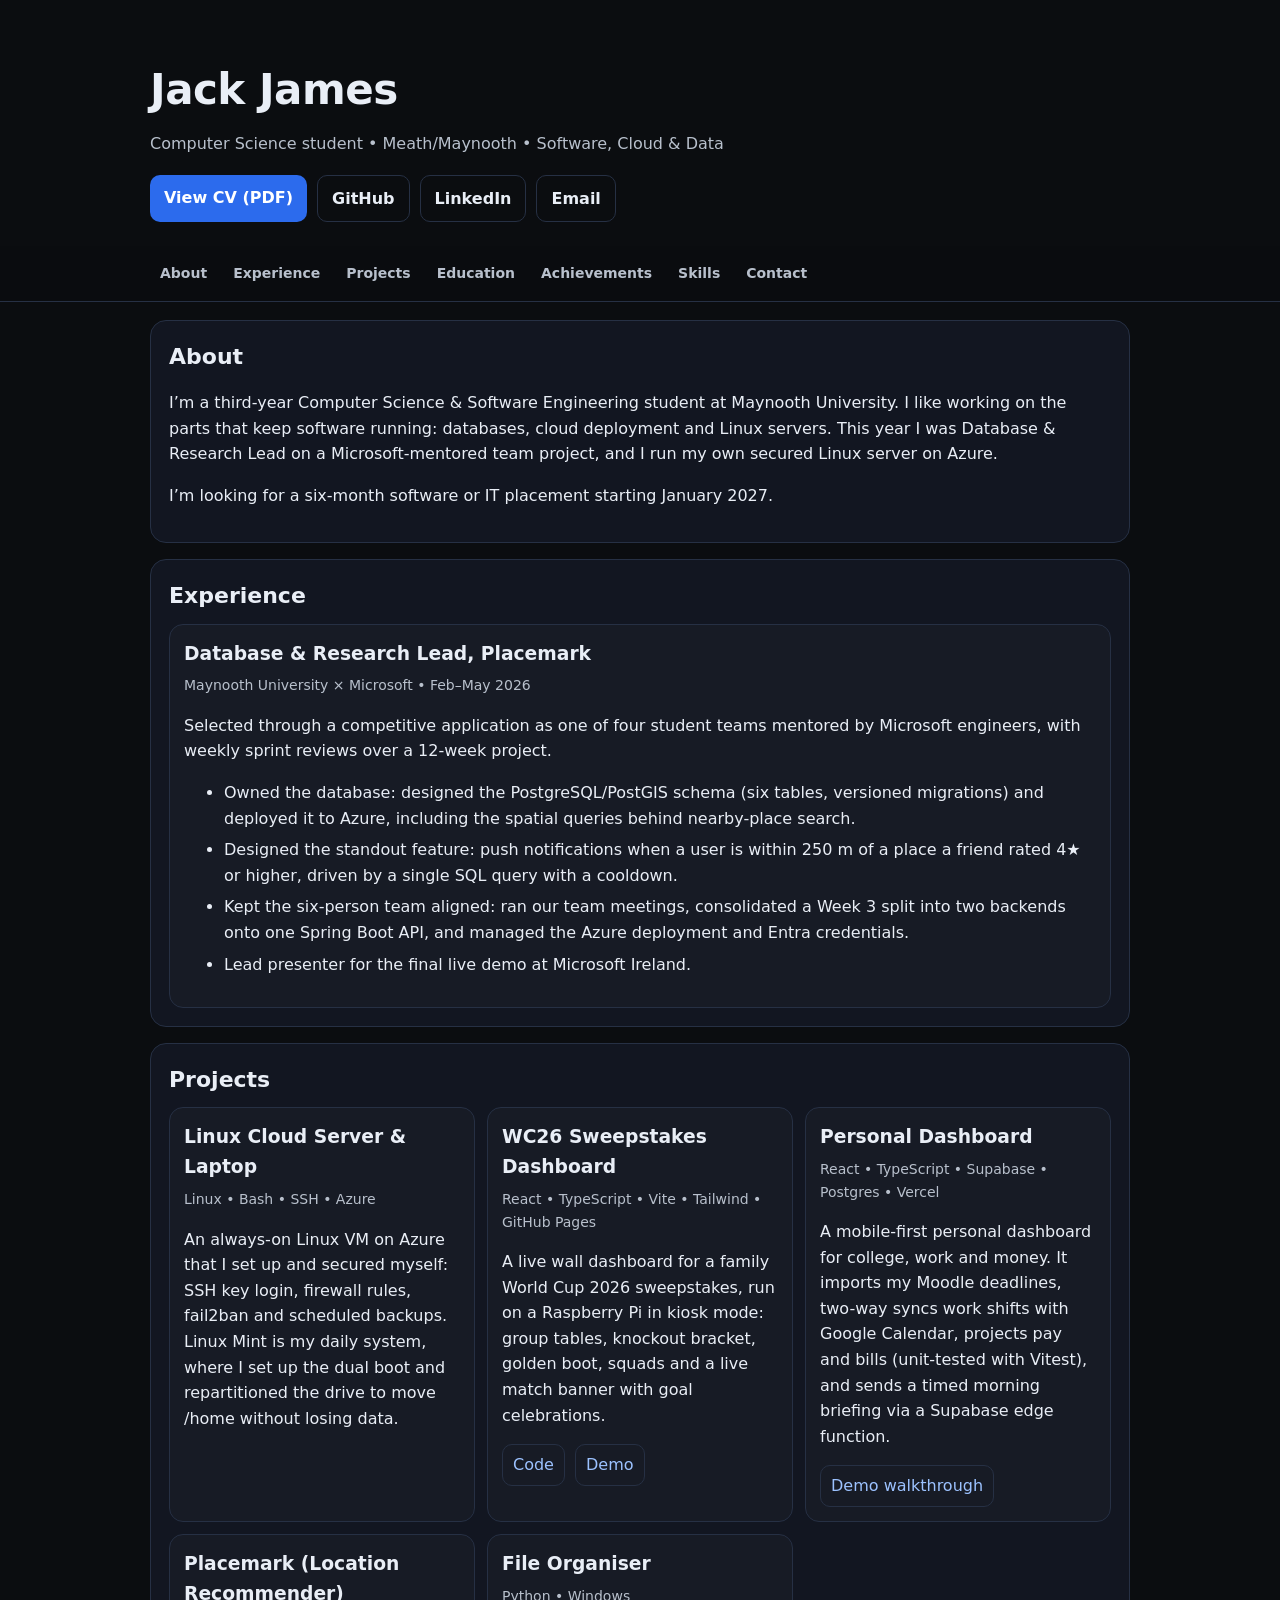
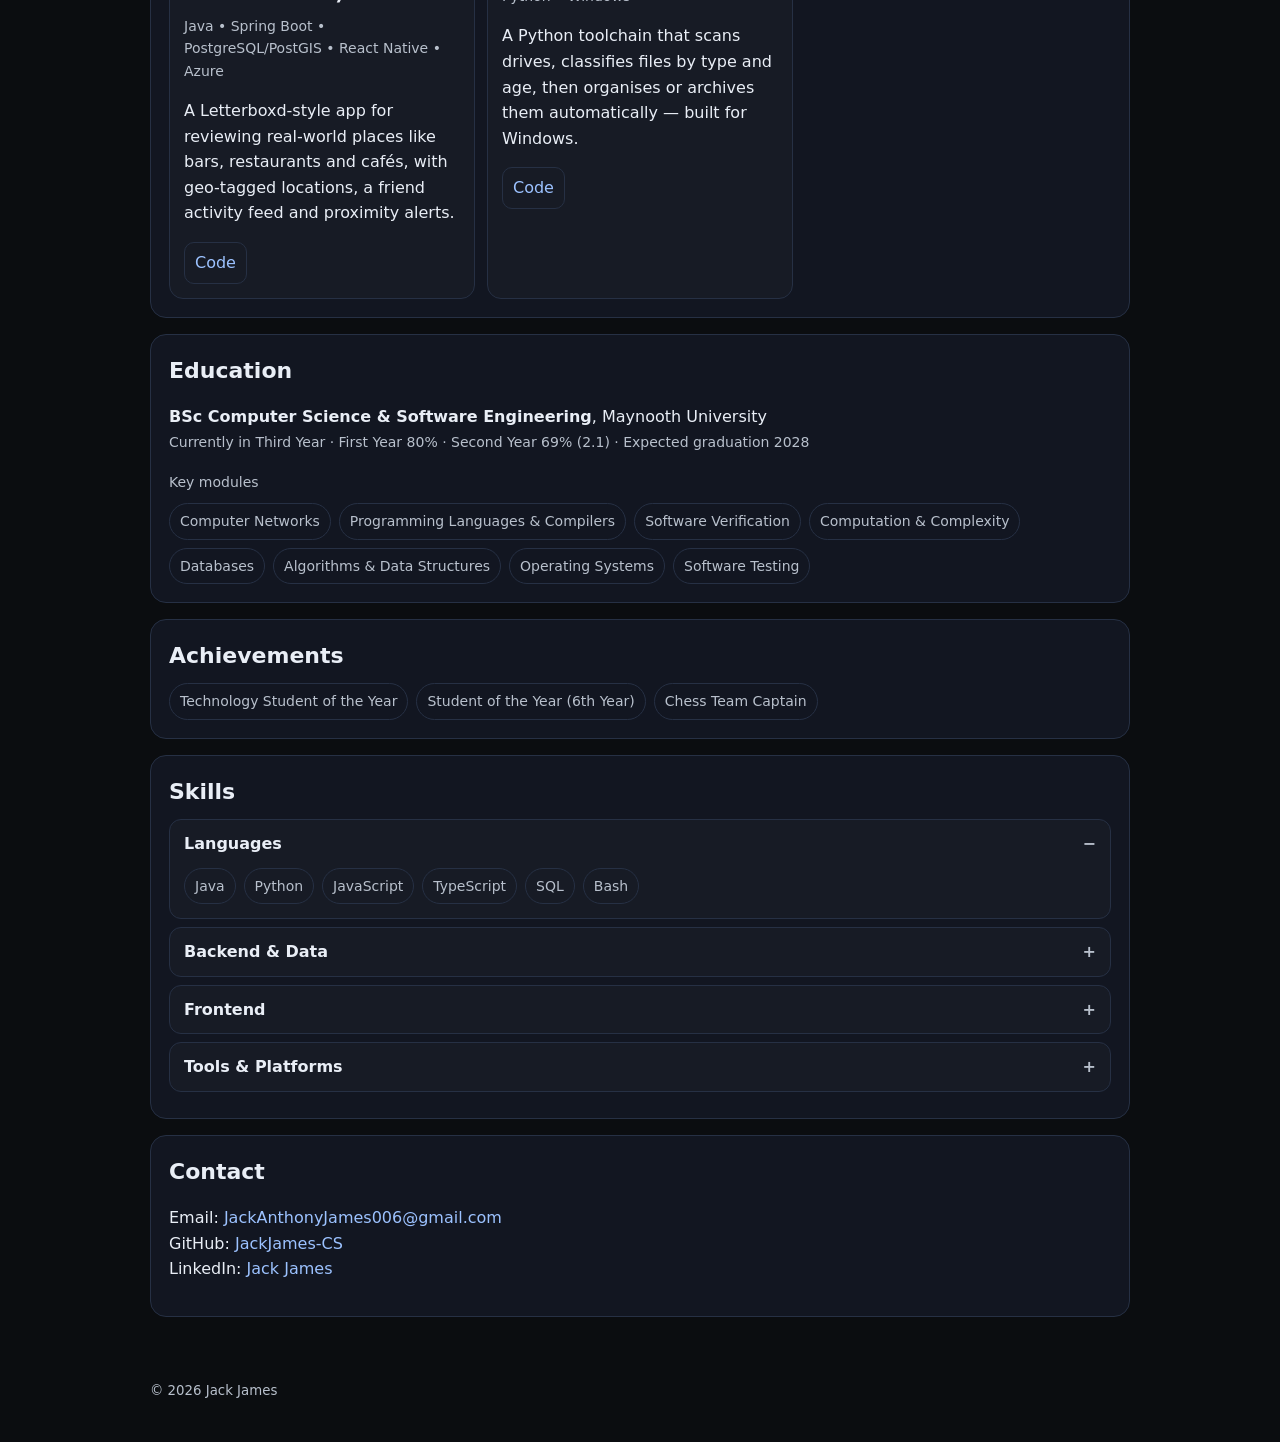
<file: index.html>
<!doctype html>
<html lang="en">
<head>
  <meta charset="utf-8" />
  <meta name="viewport" content="width=device-width,initial-scale=1" />
  <title>Jack James | Portfolio</title>
  <meta name="description" content="Jack James — Computer Science student at Maynooth University. A portfolio of software and data projects, including a Microsoft-mentored team project." />
  <meta property="og:title" content="Jack James | Portfolio" />
  <meta property="og:description" content="Computer Science student at Maynooth University. Software and data projects, including a Microsoft-mentored team project." />
  <meta property="og:type" content="website" />
  <meta property="og:url" content="https://jackjames-cs.github.io/Portfolio/" />
  <meta name="twitter:card" content="summary" />
  <link rel="icon" href="favicon.svg" type="image/svg+xml" />
  <link rel="stylesheet" href="style.css" />
  <script>document.documentElement.classList.add("js");</script>
</head>
<body>
  <header class="container header">
    <div>
      <h1>Jack James</h1>
      <p class="sub">Computer Science student • Meath/Maynooth • Software, Cloud & Data</p>
      <div class="links">
        <a class="btn" href="Jack_James_CV.pdf" target="_blank" rel="noopener">View CV (PDF)</a>
        <a class="btn ghost" href="https://github.com/JackJames-CS" target="_blank" rel="noopener">GitHub</a>
        <a class="btn ghost" href="https://www.linkedin.com/in/jack-james-875570316/" target="_blank" rel="noopener">LinkedIn</a>
        <a class="btn ghost" href="mailto:JackAnthonyJames006@gmail.com">Email</a>
      </div>
    </div>
  </header>

  <nav class="nav">
    <div class="container navinner">
      <a href="#about">About</a>
      <a href="#experience">Experience</a>
      <a href="#projects">Projects</a>
      <a href="#education">Education</a>
      <a href="#achievements">Achievements</a>
      <a href="#skills">Skills</a>
      <a href="#contact">Contact</a>
    </div>
  </nav>

  <main class="container">
    <section id="about" class="card reveal">
      <h2>About</h2>
      <p>
        I’m a third-year Computer Science &amp; Software Engineering student at Maynooth University.
        I like working on the parts that keep software running: databases, cloud deployment and Linux servers.
        This year I was Database &amp; Research Lead on a Microsoft-mentored team project, and I run my own
        secured Linux server on Azure.
      </p>
      <p>
        I’m looking for a six-month software or IT placement starting January 2027.
      </p>
    </section>

    <section id="experience" class="card reveal">
      <h2>Experience</h2>

      <article class="project">
        <h3>Database &amp; Research Lead, Placemark</h3>
        <p class="meta">Maynooth University × Microsoft • Feb–May 2026</p>
        <p>
          Selected through a competitive application as one of four student teams
          mentored by Microsoft engineers, with weekly sprint reviews over a 12-week project.
        </p>
        <ul>
          <li>Owned the database: designed the PostgreSQL/PostGIS schema (six tables, versioned migrations) and deployed it to Azure, including the spatial queries behind nearby-place search.</li>
          <li>Designed the standout feature: push notifications when a user is within 250 m of a place a friend rated 4★ or higher, driven by a single SQL query with a cooldown.</li>
          <li>Kept the six-person team aligned: ran our team meetings, consolidated a Week 3 split into two backends onto one Spring Boot API, and managed the Azure deployment and Entra credentials.</li>
          <li>Lead presenter for the final live demo at Microsoft Ireland.</li>
        </ul>
      </article>
    </section>

    <section id="projects" class="card reveal">
      <h2>Projects</h2>

      <div class="grid">
        <article class="project">
          <h3>Linux Cloud Server &amp; Laptop</h3>
          <p class="meta">Linux • Bash • SSH • Azure</p>
          <p>An always-on Linux VM on Azure that I set up and secured myself: SSH key login, firewall rules, fail2ban and scheduled backups. Linux Mint is my daily system, where I set up the dual boot and repartitioned the drive to move /home without losing data.</p>
        </article>

        <article class="project">
          <h3>WC26 Sweepstakes Dashboard</h3>
          <p class="meta">React • TypeScript • Vite • Tailwind • GitHub Pages</p>
          <p>A live wall dashboard for a family World Cup 2026 sweepstakes, run on a Raspberry Pi in kiosk mode: group tables, knockout bracket, golden boot, squads and a live match banner with goal celebrations.</p>
          <div class="projlinks">
            <a href="https://github.com/JackJames-CS/wc26-sweepstakes" target="_blank" rel="noopener">Code</a>
            <a href="https://jackjames-cs.github.io/wc26-sweepstakes/" target="_blank" rel="noopener">Demo</a>
          </div>
        </article>

        <article class="project">
          <h3>Personal Dashboard</h3>
          <p class="meta">React • TypeScript • Supabase • Postgres • Vercel</p>
          <p>A mobile-first personal dashboard for college, work and money. It imports my Moodle deadlines, two-way syncs work shifts with Google Calendar, projects pay and bills (unit-tested with Vitest), and sends a timed morning briefing via a Supabase edge function.</p>
          <div class="projlinks">
            <a href="dashboard/">Demo walkthrough</a>
          </div>
        </article>

        <article class="project">
          <h3>Placemark (Location Recommender)</h3>
          <p class="meta">Java • Spring Boot • PostgreSQL/PostGIS • React Native • Azure</p>
          <p>A Letterboxd-style app for reviewing real-world places like bars, restaurants and cafés, with geo-tagged locations, a friend activity feed and proximity alerts.</p>
          <div class="projlinks">
            <a href="https://github.com/joelx1/location-recommender" target="_blank" rel="noopener">Code</a>
          </div>
        </article>

        <article class="project">
          <h3>File Organiser</h3>
          <p class="meta">Python • Windows</p>
          <p>A Python toolchain that scans drives, classifies files by type and age, then organises or archives them automatically — built for Windows.</p>
          <div class="projlinks">
            <a href="https://github.com/JackJames-CS/file-organiser" target="_blank" rel="noopener">Code</a>
          </div>
        </article>

      </div>
    </section>

    <section id="education" class="card reveal">
      <h2>Education</h2>
      <p>
        <strong>BSc Computer Science &amp; Software Engineering</strong>, Maynooth University<br />
        <span class="meta">Currently in Third Year · First Year 80% · Second Year 69% (2.1) · Expected graduation 2028</span>
      </p>
      <p class="meta">Key modules</p>
      <div class="pillrow">
        <span class="pill">Computer Networks</span>
        <span class="pill">Programming Languages &amp; Compilers</span>
        <span class="pill">Software Verification</span>
        <span class="pill">Computation &amp; Complexity</span>
        <span class="pill">Databases</span>
        <span class="pill">Algorithms &amp; Data Structures</span>
        <span class="pill">Operating Systems</span>
        <span class="pill">Software Testing</span>
      </div>
    </section>

    <section id="achievements" class="card reveal">
      <h2>Achievements</h2>
      <div class="pillrow">
        <span class="pill">Technology Student of the Year</span>
        <span class="pill">Student of the Year (6th Year)</span>
        <span class="pill">Chess Team Captain</span>
      </div>
    </section>

    <section id="skills" class="card reveal">
      <h2>Skills</h2>

      <details class="skillgroup" open>
        <summary>Languages</summary>
        <div class="pillrow">
          <span class="pill">Java</span>
          <span class="pill">Python</span>
          <span class="pill">JavaScript</span>
          <span class="pill">TypeScript</span>
          <span class="pill">SQL</span>
          <span class="pill">Bash</span>
        </div>
      </details>

      <details class="skillgroup">
        <summary>Backend &amp; Data</summary>
        <div class="pillrow">
          <span class="pill">Spring Boot</span>
          <span class="pill">PostgreSQL/PostGIS</span>
          <span class="pill">Supabase</span>
          <span class="pill">Node.js</span>
          <span class="pill">REST APIs (HTTP/JSON)</span>
          <span class="pill">OAuth2 / JWT</span>
        </div>
      </details>

      <details class="skillgroup">
        <summary>Frontend</summary>
        <div class="pillrow">
          <span class="pill">React</span>
          <span class="pill">React Native (Expo)</span>
          <span class="pill">Tailwind CSS</span>
          <span class="pill">HTML/CSS</span>
        </div>
      </details>

      <details class="skillgroup">
        <summary>Tools &amp; Platforms</summary>
        <div class="pillrow">
          <span class="pill">Git (GitHub, GitLab)</span>
          <span class="pill">Azure (App Service, Blob, Entra ID)</span>
          <span class="pill">Vercel</span>
          <span class="pill">Maven</span>
          <span class="pill">JUnit</span>
          <span class="pill">Vitest</span>
          <span class="pill">Linux (servers, SSH, fail2ban)</span>
          <span class="pill">Windows</span>
        </div>
      </details>

    </section>

    <section id="contact" class="card reveal">
      <h2>Contact</h2>
      <p>
        Email: <a href="mailto:JackAnthonyJames006@gmail.com">JackAnthonyJames006@gmail.com</a><br />
        GitHub: <a href="https://github.com/JackJames-CS" target="_blank" rel="noopener">JackJames-CS</a><br />
        LinkedIn: <a href="https://www.linkedin.com/in/jack-james-875570316/" target="_blank" rel="noopener">Jack James</a>
      </p>
    </section>
  </main>

  <footer class="container footer">
    <small>© <span id="year"></span> Jack James</small>
  </footer>

  <script>
    document.getElementById("year").textContent = new Date().getFullYear();

    const io = new IntersectionObserver((entries) => {
      entries.forEach((entry) => {
        if (entry.isIntersecting) {
          entry.target.classList.add("visible");
          io.unobserve(entry.target);
        }
      });
    }, { threshold: 0.12 });
    document.querySelectorAll(".reveal").forEach((el) => io.observe(el));
  </script>
</body>
</html>
</file>
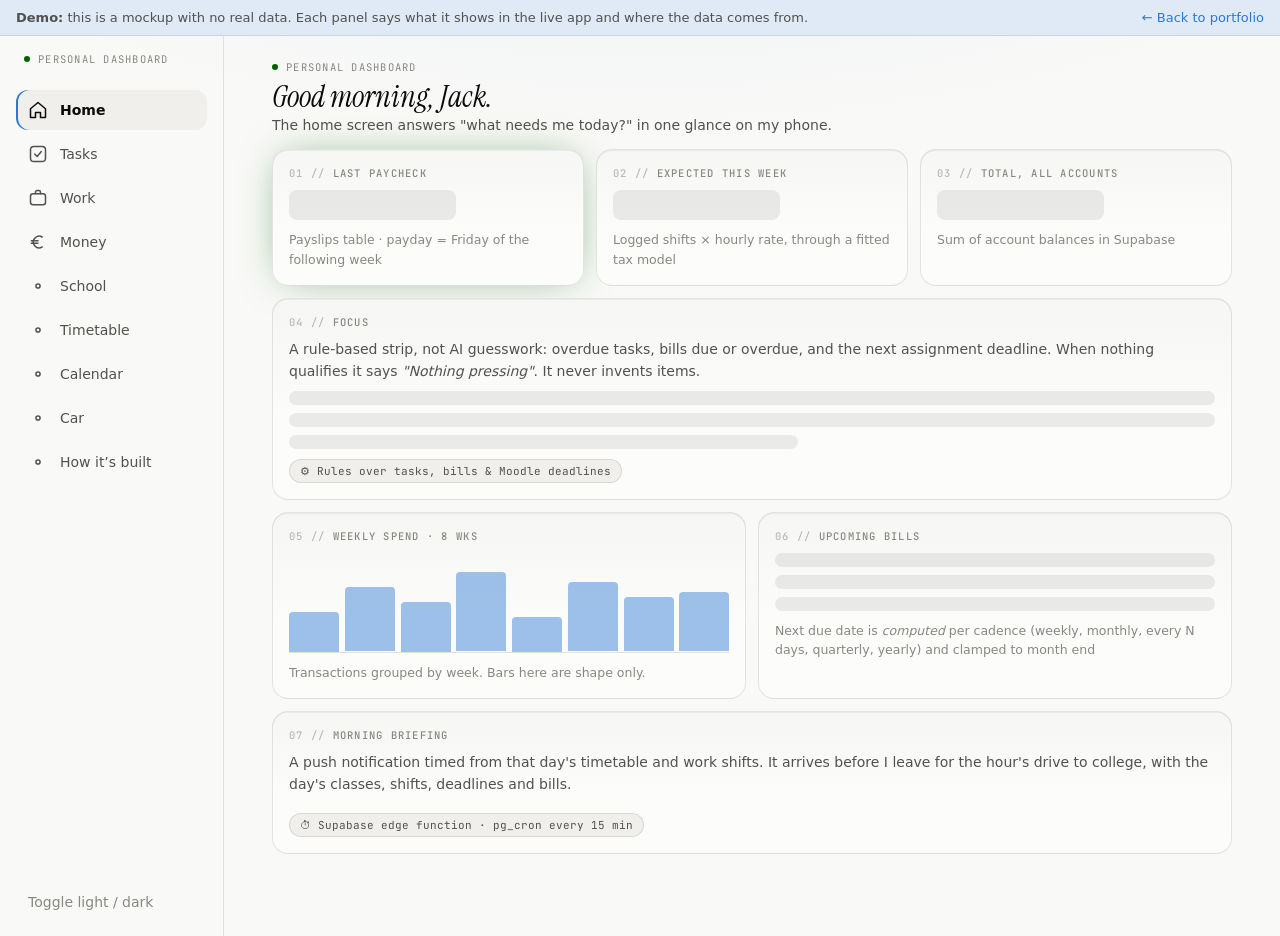
<file: dashboard/index.html>
<!doctype html>
<html lang="en">
<head>
  <meta charset="utf-8" />
  <meta name="viewport" content="width=device-width,initial-scale=1" />
  <title>Personal Dashboard | Jack James</title>
  <meta name="description" content="A data-free walkthrough of my personal dashboard for college, work and money. Each panel explains what it shows and where the data comes from." />
  <link rel="icon" href="../favicon.svg" type="image/svg+xml" />
  <link rel="preconnect" href="https://fonts.googleapis.com" />
  <link rel="preconnect" href="https://fonts.gstatic.com" crossorigin />
  <link href="https://fonts.googleapis.com/css2?family=Instrument+Serif:ital@1&family=JetBrains+Mono:wght@400;500&display=swap" rel="stylesheet" />
  <link rel="stylesheet" href="mc.css" />
</head>
<body>
  <div class="demo-banner">
    <span><strong>Demo:</strong> this is a mockup with no real data. Each panel says what it shows in the live app and where the data comes from.</span>
    <a href="../#projects">← Back to portfolio</a>
  </div>

  <div class="shell">
    <aside class="sidebar">
      <div class="kicker brand"><span class="pulse-dot"></span>Personal dashboard</div>
      <nav id="sidenav"></nav>
      <button class="theme-btn" id="themeBtn" type="button">Toggle light / dark</button>
    </aside>

    <main id="main"></main>
  </div>

  <nav class="tabbar" id="tabbar"></nav>

  <!-- ───────── Pages ───────── -->

  <template id="page-home">
    <div class="kicker"><span class="pulse-dot"></span>Personal dashboard</div>
    <h1>Good morning, Jack.</h1>
    <p class="lede">The home screen answers "what needs me today?" in one glance on my phone.</p>
    <div class="grid g3">
      <section class="card glow"><h2 class="card-title">Last paycheck</h2><div class="fig-skel"></div><p class="src">Payslips table · payday = Friday of the following week</p></section>
      <section class="card"><h2 class="card-title">Expected this week</h2><div class="fig-skel"></div><p class="src">Logged shifts × hourly rate, through a fitted tax model</p></section>
      <section class="card"><h2 class="card-title">Total, all accounts</h2><div class="fig-skel"></div><p class="src">Sum of account balances in Supabase</p></section>
    </div>
    <section class="card">
      <h2 class="card-title">Focus</h2>
      <p>A rule-based strip, not AI guesswork: overdue tasks, bills due or overdue, and the next assignment deadline. When nothing qualifies it says <em>"Nothing pressing"</em>. It never invents items.</p>
      <div class="rows"><div class="row-skel"></div><div class="row-skel"></div><div class="row-skel short"></div></div>
      <span class="chip">⚙ Rules over tasks, bills &amp; Moodle deadlines</span>
    </section>
    <div class="grid g2">
      <section class="card"><h2 class="card-title">Weekly spend · 8 wks</h2><div class="bars" data-bars="8"></div><p class="src">Transactions grouped by week. Bars here are shape only.</p></section>
      <section class="card"><h2 class="card-title">Upcoming bills</h2><div class="rows"><div class="row-skel"></div><div class="row-skel"></div><div class="row-skel"></div></div><p class="src">Next due date is <em>computed</em> per cadence (weekly, monthly, every N days, quarterly, yearly) and clamped to month end</p></section>
    </div>
    <section class="card">
      <h2 class="card-title">Morning briefing</h2>
      <p>A push notification timed from that day's timetable and work shifts. It arrives before I leave for the hour's drive to college, with the day's classes, shifts, deadlines and bills.</p>
      <span class="chip">⏱ Supabase edge function · pg_cron every 15 min</span>
    </section>
  </template>

  <template id="page-tasks">
    <h1>Tasks.</h1>
    <p class="lede">One list for everything: college, work, car and personal.</p>
    <section class="card"><h2 class="card-title">Quick capture</h2><div class="input-skel">Add a task…</div><p class="src">There's also a chrome-free <code>/quick-add</code> route for capturing from a phone gesture in about two seconds</p></section>
    <section class="card"><h2 class="card-title">Tasks</h2><div class="rows check"><div class="row-skel"></div><div class="row-skel"></div><div class="row-skel"></div><div class="row-skel short"></div></div><p class="src">Grouped by due date, overdue first. Ticking one off moves it to Recently done</p></section>
  </template>

  <template id="page-work">
    <h1>Work.</h1>
    <p class="lede">Shifts in, pay out. It knows when money actually lands.</p>
    <div class="grid g3">
      <section class="card"><h2 class="card-title">Hours this week</h2><div class="fig-skel"></div><p class="src">Sum of logged shifts, Mon–Sun</p></section>
      <section class="card"><h2 class="card-title">Incoming this Friday</h2><div class="fig-skel"></div><p class="src">Pay for the week that ended 11 days ago</p></section>
      <section class="card"><h2 class="card-title">Next week</h2><div class="fig-skel"></div><p class="src">Rostered shifts so far</p></section>
    </div>
    <section class="card">
      <h2 class="card-title">Add shift</h2>
      <div class="form-skel"><div class="input-skel">Date</div><div class="input-skel">Start</div><div class="input-skel">End</div></div>
      <span class="chip accent">⇄ Two-way sync with a Google Calendar "Work" calendar</span>
      <p class="src">Each shift stores its <code>gcal_event_id</code>, so edits and deletes stay in sync both ways</p>
    </section>
    <section class="card"><h2 class="card-title">Pay periods</h2><div class="rows"><div class="row-skel"></div><div class="row-skel"></div><div class="row-skel"></div></div><p class="src">Work week Mon–Sun, payday the following Friday. The logic is unit-tested against a worked example.</p></section>
  </template>

  <template id="page-money">
    <h1>Finances.</h1>
    <p class="lede">Earned versus expected, kept separate and labelled, so I'm never spending money that hasn't arrived.</p>
    <div class="grid g3">
      <section class="card"><h2 class="card-title">In</h2><div class="fig-skel"></div><p class="src">Earned (paydays passed)</p></section>
      <section class="card"><h2 class="card-title">Spent</h2><div class="fig-skel"></div><p class="src">Transactions this month</p></section>
      <section class="card"><h2 class="card-title">Net</h2><div class="fig-skel"></div><p class="src">Earned − expenses</p></section>
    </div>
    <section class="card glow">
      <h2 class="card-title">Cash runway</h2>
      <div class="line-skel"></div>
      <p>It projects the balance forward week by week using upcoming bills and expected pay, and marks the <strong>lowest point</strong>, the <strong>break-even</strong> hours per week, and how long the money lasts <strong>if shifts stopped</strong>.</p>
      <span class="chip">ƒ Pure TypeScript model · Vitest-covered</span>
    </section>
    <div class="grid g2">
      <section class="card"><h2 class="card-title">What if: hours per week</h2><div class="slider-skel"><span></span></div><p class="src">Drag the slider and the weekly view and runway recalculate live</p></section>
      <section class="card"><h2 class="card-title">Spending, last 6 months</h2><div class="bars" data-bars="6"></div><p class="src">By category. Click a bar to filter transactions. Shape only.</p></section>
    </div>
    <div class="grid g2">
      <section class="card"><h2 class="card-title">Bills</h2><div class="rows"><div class="row-skel"></div><div class="row-skel"></div></div><p class="src">Mark paid → rolls to the next cycle and records the expense</p></section>
      <section class="card"><h2 class="card-title">Tax paid (from payslips)</h2><div class="rows"><div class="row-skel"></div><div class="row-skel short"></div></div><p class="src">PAYE, USC and PRSI per payslip, which feeds the tax model</p></section>
    </div>
  </template>

  <template id="page-school">
    <h1>School.</h1>
    <p class="lede">Every module and deadline for the semester, without opening Moodle.</p>
    <section class="card">
      <h2 class="card-title">Assignments</h2>
      <div class="rows check"><div class="row-skel"></div><div class="row-skel"></div><div class="row-skel short"></div></div>
      <span class="chip accent">↓ Imported from Moodle's iCal feed · daily pg_cron sync</span>
      <p class="src">"Past due, not ticked" stays pinned at the top until I deal with it</p>
    </section>
    <section class="card">
      <h2 class="card-title">Modules</h2>
      <div class="mods"><span></span><span></span><span></span><span></span><span></span><span></span></div>
      <p class="src">Each module has its own page with lecture, lab and tutorial progress, plus notes</p>
    </section>
    <section class="card">
      <h2 class="card-title">Notes</h2>
      <p>Lecture notes live in my Obsidian vault. <code>npm run sync-notes</code> pushes only the lines I've explicitly marked (exam points, "go over next") onto the right module page.</p>
      <span class="chip">⇡ Obsidian vault → Supabase, opt-in per line</span>
    </section>
  </template>

  <template id="page-timetable">
    <h1>Timetable.</h1>
    <p class="lede">The week at a glance, colour-coded by module.</p>
    <section class="card">
      <h2 class="card-title">Timetable</h2>
      <div class="tt" id="tt"></div>
      <p class="src">Class slots in <code>school_classes</code>, colour by module. The morning briefing reads this to decide when to send</p>
    </section>
  </template>

  <template id="page-calendar">
    <h1>Calendar.</h1>
    <p class="lede">My Google calendars and the app's own data, layered on one month view.</p>
    <section class="card">
      <h2 class="card-title">Month</h2>
      <div class="cal" id="cal"></div>
      <div class="legend"><span class="sw school"></span>School <span class="sw work"></span>Work <span class="sw personal"></span>Personal <span class="sw projects"></span>Projects</div>
      <span class="chip accent">⇄ Pulls from Google Calendar · two-way sync</span>
      <p class="src">A service-account edge function bridges the Google Calendar API. Shifts made here appear in Google and the other way round</p>
    </section>
  </template>

  <template id="page-car">
    <h1>Car.</h1>
    <p class="lede">Running costs and paperwork, so nothing lapses.</p>
    <div class="grid g2">
      <section class="card"><h2 class="card-title">Fuel log</h2><div class="rows"><div class="row-skel"></div><div class="row-skel"></div></div><p class="src">Fill-ups give efficiency and cost per km, and so the true cost of the commute</p></section>
      <section class="card"><h2 class="card-title">Renewals &amp; legal</h2><div class="rows check"><div class="row-skel"></div><div class="row-skel"></div></div><p class="src">Tax, insurance and NCT, with countdowns</p></section>
    </div>
    <section class="card"><h2 class="card-title">Repairs &amp; maintenance</h2><div class="rows"><div class="row-skel"></div><div class="row-skel short"></div></div><p class="src">"Needed" versus "Done", with costs feeding into Finances</p></section>
  </template>

  <template id="page-stack">
    <h1>Under the hood.</h1>
    <p class="lede">How it's built.</p>
    <div class="grid g2">
      <section class="card"><h2 class="card-title">Front end</h2><p>React · TypeScript · Vite · Tailwind CSS v4. Mobile-first, dark by default with a light theme, and every route works one-handed on a phone.</p></section>
      <section class="card"><h2 class="card-title">Back end</h2><p>Supabase: Postgres with row-level security, auth, edge functions (Deno) and pg_cron for scheduled syncs.</p></section>
      <section class="card"><h2 class="card-title">Integrations</h2><p>Google Calendar (service account, two-way), Moodle iCal import, Obsidian vault note sync, web push.</p></section>
      <section class="card"><h2 class="card-title">Testing</h2><p>Vitest over the domain logic (pay periods, bill schedules, runway, weekly view, briefing timing), kept as pure functions so they can be tested without the database.</p></section>
    </div>
    <section class="card"><h2 class="card-title">Design rule</h2><p>No fake data anywhere. Static placeholders from v1 were removed, not faked, and if the app doesn't know something it says so.</p></section>
  </template>

  <script>
    const PAGES = [
      { id: 'home', label: 'Home', primary: true, icon: '<path d="M3 10.5 12 3l9 7.5V21h-6v-6H9v6H3z"/>' },
      { id: 'tasks', label: 'Tasks', primary: true, icon: '<rect x="3" y="3" width="18" height="18" rx="4"/><path d="m8 12 3 3 5-6"/>' },
      { id: 'work', label: 'Work', primary: true, icon: '<rect x="3" y="7" width="18" height="13" rx="3"/><path d="M9 7V5a2 2 0 0 1 2-2h2a2 2 0 0 1 2 2v2"/>' },
      { id: 'money', label: 'Money', primary: true, icon: '<path d="M17 6a7 7 0 1 0 0 12"/><path d="M4 10.5h8M4 13.5h8"/>' },
      { id: 'school', label: 'School' },
      { id: 'timetable', label: 'Timetable' },
      { id: 'calendar', label: 'Calendar' },
      { id: 'car', label: 'Car' },
      { id: 'stack', label: 'How it’s built' },
    ];
    const DOT = '<circle cx="12" cy="12" r="2.5"/>';
    const svg = (p) => `<svg viewBox="0 0 24 24" fill="none" stroke="currentColor" stroke-width="1.8" stroke-linecap="round" stroke-linejoin="round">${p}</svg>`;

    document.getElementById('sidenav').innerHTML = PAGES.map(p =>
      `<a href="#${p.id}" data-page="${p.id}">${svg(p.icon || DOT)}${p.label}</a>`).join('');

    const more = PAGES.filter(p => !p.primary);
    document.getElementById('tabbar').innerHTML =
      `<div class="tabs">${PAGES.filter(p => p.primary).map(p =>
        `<a href="#${p.id}" data-page="${p.id}">${svg(p.icon)}${p.label}</a>`).join('')}
        <button type="button" id="moreBtn">${svg('<circle cx="5" cy="12" r="1.4"/><circle cx="12" cy="12" r="1.4"/><circle cx="19" cy="12" r="1.4"/>')}More</button></div>
      <div class="more" id="more" hidden>${more.map(p => `<a href="#${p.id}" data-page="${p.id}">${p.label}</a>`).join('')}</div>`;

    const moreEl = document.getElementById('more');
    document.getElementById('moreBtn').addEventListener('click', () => { moreEl.hidden = !moreEl.hidden; });

    function render() {
      const id = (location.hash.slice(1) || 'home');
      const tpl = document.getElementById('page-' + id) || document.getElementById('page-home');
      const main = document.getElementById('main');
      main.replaceChildren(tpl.content.cloneNode(true));
      document.querySelectorAll('[data-page]').forEach(a => a.classList.toggle('active', a.dataset.page === tpl.id.slice(5)));
      moreEl.hidden = true;
      fill(main);
      window.scrollTo(0, 0);
    }

    function fill(root) {
      // Placeholder bars: fixed, unlabelled heights. They show the chart's shape, not data.
      const shape = [40, 65, 50, 80, 35, 70, 55, 60];
      root.querySelectorAll('.bars').forEach(el => {
        const n = +el.dataset.bars;
        el.innerHTML = shape.slice(0, n).map((h, i) => `<span style="height:${h}%;animation-delay:${i * 40}ms"></span>`).join('');
      });

      const tt = root.querySelector('#tt');
      if (tt) {
        const days = ['Mon', 'Tue', 'Wed', 'Thu', 'Fri'];
        const slots = { Mon: [[1, 2, 1], [4, 1, 2]], Tue: [[0, 2, 3], [5, 2, 4]], Wed: [[2, 1, 5]], Thu: [[0, 1, 6], [3, 2, 1], [6, 1, 3]], Fri: [[1, 2, 2]] };
        tt.innerHTML = days.map(d => `<div class="tt-col"><div class="kicker">${d}</div><div class="tt-body">${
          (slots[d] || []).map(([start, len, mod]) => `<span style="top:${start * 12.5}%;height:${len * 12.5}%;--m:var(--mod-${mod})">Module ${mod}</span>`).join('')
        }</div></div>`).join('');
      }

      const cal = root.querySelector('#cal');
      if (cal) {
        const cats = ['school', 'work', 'personal', 'projects'];
        const marks = { 2: [0], 4: [1], 6: [0, 1], 9: [2], 11: [0], 13: [1], 15: [0, 3], 18: [1], 20: [0, 1], 22: [2], 25: [0], 27: [1, 3], 29: [0] };
        let html = ['M', 'T', 'W', 'T', 'F', 'S', 'S'].map(d => `<div class="kicker cal-h">${d}</div>`).join('');
        for (let i = 1; i <= 35; i++) {
          const day = i - 3;
          html += `<div class="cal-d${day < 1 || day > 31 ? ' out' : ''}"><span>${day >= 1 && day <= 31 ? day : ''}</span>${
            (marks[day] || []).map(c => `<i class="${cats[c]}"></i>`).join('')}</div>`;
        }
        cal.innerHTML = html;
      }
    }

    window.addEventListener('hashchange', render);
    render();

    const root = document.documentElement;
    document.getElementById('themeBtn').addEventListener('click', () => {
      const dark = root.dataset.theme ? root.dataset.theme === 'dark' : !matchMedia('(prefers-color-scheme: light)').matches;
      root.dataset.theme = dark ? 'light' : 'dark';
    });
  </script>
</body>
</html>
</file>
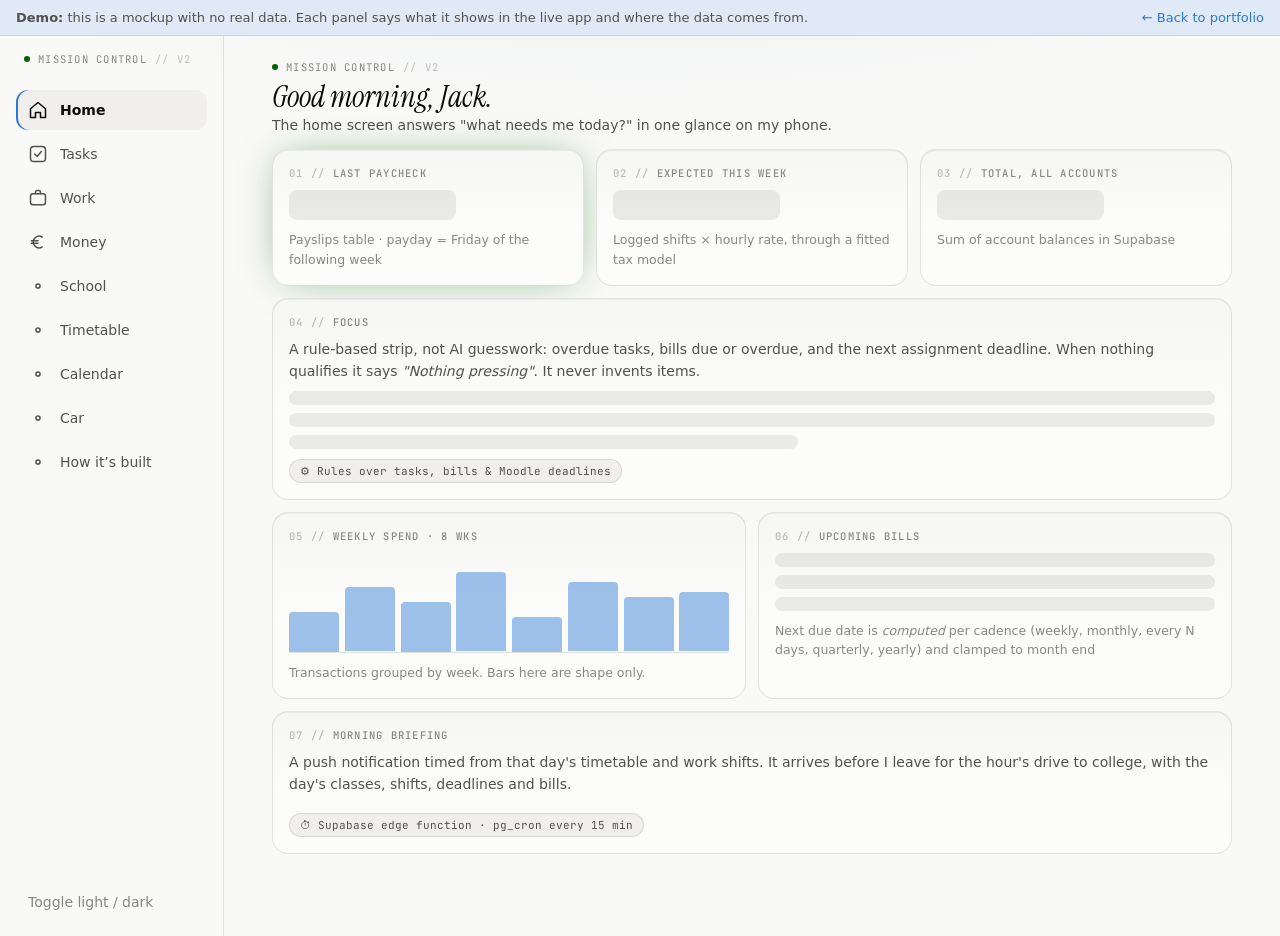
<file: mission-control/index.html>
<!doctype html>
<html lang="en">
<head>
  <meta charset="utf-8" />
  <meta name="viewport" content="width=device-width,initial-scale=1" />
  <title>Mission Control | Jack James</title>
  <meta name="description" content="A data-free walkthrough of Mission Control, my personal dashboard for college, work and money. Each panel explains what it shows and where the data comes from." />
  <link rel="icon" href="../favicon.svg" type="image/svg+xml" />
  <link rel="preconnect" href="https://fonts.googleapis.com" />
  <link rel="preconnect" href="https://fonts.gstatic.com" crossorigin />
  <link href="https://fonts.googleapis.com/css2?family=Instrument+Serif:ital@1&family=JetBrains+Mono:wght@400;500&display=swap" rel="stylesheet" />
  <link rel="stylesheet" href="mc.css" />
</head>
<body>
  <div class="demo-banner">
    <span><strong>Demo:</strong> this is a mockup with no real data. Each panel says what it shows in the live app and where the data comes from.</span>
    <a href="../#projects">← Back to portfolio</a>
  </div>

  <div class="shell">
    <aside class="sidebar">
      <div class="kicker brand"><span class="pulse-dot"></span>Mission control <span class="dim">// v2</span></div>
      <nav id="sidenav"></nav>
      <button class="theme-btn" id="themeBtn" type="button">Toggle light / dark</button>
    </aside>

    <main id="main"></main>
  </div>

  <nav class="tabbar" id="tabbar"></nav>

  <!-- ───────── Pages ───────── -->

  <template id="page-home">
    <div class="kicker"><span class="pulse-dot"></span>Mission control <span class="dim">// v2</span></div>
    <h1>Good morning, Jack.</h1>
    <p class="lede">The home screen answers "what needs me today?" in one glance on my phone.</p>
    <div class="grid g3">
      <section class="card glow"><h2 class="card-title">Last paycheck</h2><div class="fig-skel"></div><p class="src">Payslips table · payday = Friday of the following week</p></section>
      <section class="card"><h2 class="card-title">Expected this week</h2><div class="fig-skel"></div><p class="src">Logged shifts × hourly rate, through a fitted tax model</p></section>
      <section class="card"><h2 class="card-title">Total, all accounts</h2><div class="fig-skel"></div><p class="src">Sum of account balances in Supabase</p></section>
    </div>
    <section class="card">
      <h2 class="card-title">Focus</h2>
      <p>A rule-based strip, not AI guesswork: overdue tasks, bills due or overdue, and the next assignment deadline. When nothing qualifies it says <em>"Nothing pressing"</em>. It never invents items.</p>
      <div class="rows"><div class="row-skel"></div><div class="row-skel"></div><div class="row-skel short"></div></div>
      <span class="chip">⚙ Rules over tasks, bills &amp; Moodle deadlines</span>
    </section>
    <div class="grid g2">
      <section class="card"><h2 class="card-title">Weekly spend · 8 wks</h2><div class="bars" data-bars="8"></div><p class="src">Transactions grouped by week. Bars here are shape only.</p></section>
      <section class="card"><h2 class="card-title">Upcoming bills</h2><div class="rows"><div class="row-skel"></div><div class="row-skel"></div><div class="row-skel"></div></div><p class="src">Next due date is <em>computed</em> per cadence (weekly, monthly, every N days, quarterly, yearly) and clamped to month end</p></section>
    </div>
    <section class="card">
      <h2 class="card-title">Morning briefing</h2>
      <p>A push notification timed from that day's timetable and work shifts. It arrives before I leave for the hour's drive to college, with the day's classes, shifts, deadlines and bills.</p>
      <span class="chip">⏱ Supabase edge function · pg_cron every 15 min</span>
    </section>
  </template>

  <template id="page-tasks">
    <h1>Tasks.</h1>
    <p class="lede">One list for everything: college, work, car and personal.</p>
    <section class="card"><h2 class="card-title">Quick capture</h2><div class="input-skel">Add a task…</div><p class="src">There's also a chrome-free <code>/quick-add</code> route for capturing from a phone gesture in about two seconds</p></section>
    <section class="card"><h2 class="card-title">Tasks</h2><div class="rows check"><div class="row-skel"></div><div class="row-skel"></div><div class="row-skel"></div><div class="row-skel short"></div></div><p class="src">Grouped by due date, overdue first. Ticking one off moves it to Recently done</p></section>
  </template>

  <template id="page-work">
    <h1>Work.</h1>
    <p class="lede">Shifts in, pay out. It knows when money actually lands.</p>
    <div class="grid g3">
      <section class="card"><h2 class="card-title">Hours this week</h2><div class="fig-skel"></div><p class="src">Sum of logged shifts, Mon–Sun</p></section>
      <section class="card"><h2 class="card-title">Incoming this Friday</h2><div class="fig-skel"></div><p class="src">Pay for the week that ended 11 days ago</p></section>
      <section class="card"><h2 class="card-title">Next week</h2><div class="fig-skel"></div><p class="src">Rostered shifts so far</p></section>
    </div>
    <section class="card">
      <h2 class="card-title">Add shift</h2>
      <div class="form-skel"><div class="input-skel">Date</div><div class="input-skel">Start</div><div class="input-skel">End</div></div>
      <span class="chip accent">⇄ Two-way sync with a Google Calendar "Work" calendar</span>
      <p class="src">Each shift stores its <code>gcal_event_id</code>, so edits and deletes stay in sync both ways</p>
    </section>
    <section class="card"><h2 class="card-title">Pay periods</h2><div class="rows"><div class="row-skel"></div><div class="row-skel"></div><div class="row-skel"></div></div><p class="src">Work week Mon–Sun, payday the following Friday. The logic is unit-tested against a worked example.</p></section>
  </template>

  <template id="page-money">
    <h1>Finances.</h1>
    <p class="lede">Earned versus expected, kept separate and labelled, so I'm never spending money that hasn't arrived.</p>
    <div class="grid g3">
      <section class="card"><h2 class="card-title">In</h2><div class="fig-skel"></div><p class="src">Earned (paydays passed)</p></section>
      <section class="card"><h2 class="card-title">Spent</h2><div class="fig-skel"></div><p class="src">Transactions this month</p></section>
      <section class="card"><h2 class="card-title">Net</h2><div class="fig-skel"></div><p class="src">Earned − expenses</p></section>
    </div>
    <section class="card glow">
      <h2 class="card-title">Cash runway</h2>
      <div class="line-skel"></div>
      <p>It projects the balance forward week by week using upcoming bills and expected pay, and marks the <strong>lowest point</strong>, the <strong>break-even</strong> hours per week, and how long the money lasts <strong>if shifts stopped</strong>.</p>
      <span class="chip">ƒ Pure TypeScript model · Vitest-covered</span>
    </section>
    <div class="grid g2">
      <section class="card"><h2 class="card-title">What if: hours per week</h2><div class="slider-skel"><span></span></div><p class="src">Drag the slider and the weekly view and runway recalculate live</p></section>
      <section class="card"><h2 class="card-title">Spending, last 6 months</h2><div class="bars" data-bars="6"></div><p class="src">By category. Click a bar to filter transactions. Shape only.</p></section>
    </div>
    <div class="grid g2">
      <section class="card"><h2 class="card-title">Bills</h2><div class="rows"><div class="row-skel"></div><div class="row-skel"></div></div><p class="src">Mark paid → rolls to the next cycle and records the expense</p></section>
      <section class="card"><h2 class="card-title">Tax paid (from payslips)</h2><div class="rows"><div class="row-skel"></div><div class="row-skel short"></div></div><p class="src">PAYE, USC and PRSI per payslip, which feeds the tax model</p></section>
    </div>
  </template>

  <template id="page-school">
    <h1>School.</h1>
    <p class="lede">Every module and deadline for the semester, without opening Moodle.</p>
    <section class="card">
      <h2 class="card-title">Assignments</h2>
      <div class="rows check"><div class="row-skel"></div><div class="row-skel"></div><div class="row-skel short"></div></div>
      <span class="chip accent">↓ Imported from Moodle's iCal feed · daily pg_cron sync</span>
      <p class="src">"Past due, not ticked" stays pinned at the top until I deal with it</p>
    </section>
    <section class="card">
      <h2 class="card-title">Modules</h2>
      <div class="mods"><span></span><span></span><span></span><span></span><span></span><span></span></div>
      <p class="src">Each module has its own page with lecture, lab and tutorial progress, plus notes</p>
    </section>
    <section class="card">
      <h2 class="card-title">Notes</h2>
      <p>Lecture notes live in my Obsidian vault. <code>npm run sync-notes</code> pushes only the lines I've explicitly marked (exam points, "go over next") onto the right module page.</p>
      <span class="chip">⇡ Obsidian vault → Supabase, opt-in per line</span>
    </section>
  </template>

  <template id="page-timetable">
    <h1>Timetable.</h1>
    <p class="lede">The week at a glance, colour-coded by module.</p>
    <section class="card">
      <h2 class="card-title">Timetable</h2>
      <div class="tt" id="tt"></div>
      <p class="src">Class slots in <code>school_classes</code>, colour by module. The morning briefing reads this to decide when to send</p>
    </section>
  </template>

  <template id="page-calendar">
    <h1>Calendar.</h1>
    <p class="lede">My Google calendars and the app's own data, layered on one month view.</p>
    <section class="card">
      <h2 class="card-title">Month</h2>
      <div class="cal" id="cal"></div>
      <div class="legend"><span class="sw school"></span>School <span class="sw work"></span>Work <span class="sw personal"></span>Personal <span class="sw projects"></span>Projects</div>
      <span class="chip accent">⇄ Pulls from Google Calendar · two-way sync</span>
      <p class="src">A service-account edge function bridges the Google Calendar API. Shifts made here appear in Google and the other way round</p>
    </section>
  </template>

  <template id="page-car">
    <h1>Car.</h1>
    <p class="lede">Running costs and paperwork, so nothing lapses.</p>
    <div class="grid g2">
      <section class="card"><h2 class="card-title">Fuel log</h2><div class="rows"><div class="row-skel"></div><div class="row-skel"></div></div><p class="src">Fill-ups give efficiency and cost per km, and so the true cost of the commute</p></section>
      <section class="card"><h2 class="card-title">Renewals &amp; legal</h2><div class="rows check"><div class="row-skel"></div><div class="row-skel"></div></div><p class="src">Tax, insurance and NCT, with countdowns</p></section>
    </div>
    <section class="card"><h2 class="card-title">Repairs &amp; maintenance</h2><div class="rows"><div class="row-skel"></div><div class="row-skel short"></div></div><p class="src">"Needed" versus "Done", with costs feeding into Finances</p></section>
  </template>

  <template id="page-stack">
    <h1>Under the hood.</h1>
    <p class="lede">How it's built.</p>
    <div class="grid g2">
      <section class="card"><h2 class="card-title">Front end</h2><p>React · TypeScript · Vite · Tailwind CSS v4. Mobile-first, dark by default with a light theme, and every route works one-handed on a phone.</p></section>
      <section class="card"><h2 class="card-title">Back end</h2><p>Supabase: Postgres with row-level security, auth, edge functions (Deno) and pg_cron for scheduled syncs.</p></section>
      <section class="card"><h2 class="card-title">Integrations</h2><p>Google Calendar (service account, two-way), Moodle iCal import, Obsidian vault note sync, web push.</p></section>
      <section class="card"><h2 class="card-title">Testing</h2><p>Vitest over the domain logic (pay periods, bill schedules, runway, weekly view, briefing timing), kept as pure functions so they can be tested without the database.</p></section>
    </div>
    <section class="card"><h2 class="card-title">Design rule</h2><p>No fake data anywhere. Static placeholders from v1 were removed, not faked, and if the app doesn't know something it says so.</p></section>
  </template>

  <script>
    const PAGES = [
      { id: 'home', label: 'Home', primary: true, icon: '<path d="M3 10.5 12 3l9 7.5V21h-6v-6H9v6H3z"/>' },
      { id: 'tasks', label: 'Tasks', primary: true, icon: '<rect x="3" y="3" width="18" height="18" rx="4"/><path d="m8 12 3 3 5-6"/>' },
      { id: 'work', label: 'Work', primary: true, icon: '<rect x="3" y="7" width="18" height="13" rx="3"/><path d="M9 7V5a2 2 0 0 1 2-2h2a2 2 0 0 1 2 2v2"/>' },
      { id: 'money', label: 'Money', primary: true, icon: '<path d="M17 6a7 7 0 1 0 0 12"/><path d="M4 10.5h8M4 13.5h8"/>' },
      { id: 'school', label: 'School' },
      { id: 'timetable', label: 'Timetable' },
      { id: 'calendar', label: 'Calendar' },
      { id: 'car', label: 'Car' },
      { id: 'stack', label: 'How it’s built' },
    ];
    const DOT = '<circle cx="12" cy="12" r="2.5"/>';
    const svg = (p) => `<svg viewBox="0 0 24 24" fill="none" stroke="currentColor" stroke-width="1.8" stroke-linecap="round" stroke-linejoin="round">${p}</svg>`;

    document.getElementById('sidenav').innerHTML = PAGES.map(p =>
      `<a href="#${p.id}" data-page="${p.id}">${svg(p.icon || DOT)}${p.label}</a>`).join('');

    const more = PAGES.filter(p => !p.primary);
    document.getElementById('tabbar').innerHTML =
      `<div class="tabs">${PAGES.filter(p => p.primary).map(p =>
        `<a href="#${p.id}" data-page="${p.id}">${svg(p.icon)}${p.label}</a>`).join('')}
        <button type="button" id="moreBtn">${svg('<circle cx="5" cy="12" r="1.4"/><circle cx="12" cy="12" r="1.4"/><circle cx="19" cy="12" r="1.4"/>')}More</button></div>
      <div class="more" id="more" hidden>${more.map(p => `<a href="#${p.id}" data-page="${p.id}">${p.label}</a>`).join('')}</div>`;

    const moreEl = document.getElementById('more');
    document.getElementById('moreBtn').addEventListener('click', () => { moreEl.hidden = !moreEl.hidden; });

    function render() {
      const id = (location.hash.slice(1) || 'home');
      const tpl = document.getElementById('page-' + id) || document.getElementById('page-home');
      const main = document.getElementById('main');
      main.replaceChildren(tpl.content.cloneNode(true));
      document.querySelectorAll('[data-page]').forEach(a => a.classList.toggle('active', a.dataset.page === tpl.id.slice(5)));
      moreEl.hidden = true;
      fill(main);
      window.scrollTo(0, 0);
    }

    function fill(root) {
      // Placeholder bars: fixed, unlabelled heights. They show the chart's shape, not data.
      const shape = [40, 65, 50, 80, 35, 70, 55, 60];
      root.querySelectorAll('.bars').forEach(el => {
        const n = +el.dataset.bars;
        el.innerHTML = shape.slice(0, n).map((h, i) => `<span style="height:${h}%;animation-delay:${i * 40}ms"></span>`).join('');
      });

      const tt = root.querySelector('#tt');
      if (tt) {
        const days = ['Mon', 'Tue', 'Wed', 'Thu', 'Fri'];
        const slots = { Mon: [[1, 2, 1], [4, 1, 2]], Tue: [[0, 2, 3], [5, 2, 4]], Wed: [[2, 1, 5]], Thu: [[0, 1, 6], [3, 2, 1], [6, 1, 3]], Fri: [[1, 2, 2]] };
        tt.innerHTML = days.map(d => `<div class="tt-col"><div class="kicker">${d}</div><div class="tt-body">${
          (slots[d] || []).map(([start, len, mod]) => `<span style="top:${start * 12.5}%;height:${len * 12.5}%;--m:var(--mod-${mod})">Module ${mod}</span>`).join('')
        }</div></div>`).join('');
      }

      const cal = root.querySelector('#cal');
      if (cal) {
        const cats = ['school', 'work', 'personal', 'projects'];
        const marks = { 2: [0], 4: [1], 6: [0, 1], 9: [2], 11: [0], 13: [1], 15: [0, 3], 18: [1], 20: [0, 1], 22: [2], 25: [0], 27: [1, 3], 29: [0] };
        let html = ['M', 'T', 'W', 'T', 'F', 'S', 'S'].map(d => `<div class="kicker cal-h">${d}</div>`).join('');
        for (let i = 1; i <= 35; i++) {
          const day = i - 3;
          html += `<div class="cal-d${day < 1 || day > 31 ? ' out' : ''}"><span>${day >= 1 && day <= 31 ? day : ''}</span>${
            (marks[day] || []).map(c => `<i class="${cats[c]}"></i>`).join('')}</div>`;
        }
        cal.innerHTML = html;
      }
    }

    window.addEventListener('hashchange', render);
    render();

    const root = document.documentElement;
    document.getElementById('themeBtn').addEventListener('click', () => {
      const dark = root.dataset.theme ? root.dataset.theme === 'dark' : !matchMedia('(prefers-color-scheme: light)').matches;
      root.dataset.theme = dark ? 'light' : 'dark';
    });
  </script>
</body>
</html>
</file>
<file: style.css>
:root { --bg:#0b0d10; --card:#121621; --text:#e9eef6; --muted:#b8c0cc; --line:#263044; --btn:#2c6bed; }
* { box-sizing:border-box; }
body { margin:0; font-family:system-ui,-apple-system,Segoe UI,Roboto,Arial; background:var(--bg); color:var(--text); line-height:1.6; }
li { margin:6px 0; }
a { color:#9cc2ff; text-decoration:none; }
a:hover { text-decoration:underline; }
.container { width:min(980px, 92vw); margin:0 auto; }
.header { padding:56px 0 24px; }
h1 { margin:0 0 8px; font-size:42px; letter-spacing:-0.5px; }
.sub { margin:0 0 18px; color:var(--muted); }
.links { display:flex; gap:10px; flex-wrap:wrap; }

.btn { display:inline-block; padding:10px 14px; border-radius:10px; background:var(--btn); color:white; font-weight:600; }
.btn.ghost { background:transparent; border:1px solid var(--line); color:var(--text); }

main { padding:18px 0 60px; display:flex; flex-direction:column; gap:16px; }
.card { background:var(--card); border:1px solid var(--line); border-radius:16px; padding:18px; }
h2 { margin:0 0 10px; font-size:22px; }
.note { color:var(--muted); margin:10px 0 0; }

.grid { display:grid; gap:12px; grid-template-columns:repeat(auto-fit, minmax(240px, 1fr)); }
.project { border:1px solid var(--line); border-radius:14px; padding:14px; background:rgba(255,255,255,0.02); }
.project h3 { margin:0 0 6px; }
.meta { margin:0 0 10px; color:var(--muted); font-size:14px; }
.projlinks { display:flex; gap:10px; margin-top:10px; }
.projlinks a { padding:7px 10px; border:1px solid var(--line); border-radius:10px; }

.pillrow { display:flex; flex-wrap:wrap; gap:8px; }
.pill { border:1px solid var(--line); padding:6px 10px; border-radius:999px; font-size:14px; color:var(--muted); }

.skillgroup { border:1px solid var(--line); border-radius:12px; background:rgba(255,255,255,0.02); margin-bottom:8px; }
.skillgroup summary { padding:11px 14px; cursor:pointer; font-weight:600; list-style:none; }
.skillgroup summary::-webkit-details-marker { display:none; }
.skillgroup summary::after { content:"+"; float:right; color:var(--muted); font-weight:700; }
.skillgroup[open] summary::after { content:"\2212"; }
.skillgroup .pillrow { padding:0 14px 14px; }

.footer { padding:0 0 40px; color:var(--muted); }

/* Sticky section nav */
html { scroll-behavior:smooth; }
section[id] { scroll-margin-top:64px; }
.nav { position:sticky; top:0; z-index:10; background:rgba(11,13,16,0.85); backdrop-filter:blur(8px); -webkit-backdrop-filter:blur(8px); border-bottom:1px solid var(--line); }
.navinner { display:flex; gap:6px; flex-wrap:wrap; padding:10px 0; }
.nav a { padding:6px 10px; border-radius:8px; font-size:14px; font-weight:600; color:var(--muted); }
.nav a:hover { color:var(--text); background:rgba(255,255,255,0.06); text-decoration:none; }

/* Project card hover lift */
.project { transition:transform .18s ease, box-shadow .18s ease, border-color .18s ease; }
.project:hover { transform:translateY(-3px); box-shadow:0 10px 26px rgba(0,0,0,0.35); border-color:#34415c; }

/* Reveal on scroll (only when JS is active) */
.js .reveal { opacity:0; transform:translateY(16px); transition:opacity .55s ease, transform .55s ease; }
.js .reveal.visible { opacity:1; transform:none; }

@media (prefers-reduced-motion: reduce) {
  html { scroll-behavior:auto; }
  .js .reveal { opacity:1; transform:none; transition:none; }
  .project { transition:none; }
  .project:hover { transform:none; }
}
</file>
<file: dashboard/mc.css>
/* Mirrors Dashboard 2.0's theme tokens and "ops-console" flair layer. */
:root {
  --page: #0d0d0d; --surface: #1a1a19; --raised: #242423;
  --ink: #fff; --ink-2: #c3c2b7; --ink-3: #898781;
  --line: #2c2c2a; --edge: rgba(255,255,255,.1);
  --accent: #3987e5; --accent-soft: #184f95;
  --good: #0ca30c; --warn: #fab219; --bad: #d03b3b;
  --skel: rgba(255,255,255,.07);
  --cat-school: #3987e5; --cat-work: #199e70; --cat-personal: #c98500; --cat-projects: #008300;
  --mod-1: #3987e5; --mod-2: #199e70; --mod-3: #d08a00; --mod-4: #9a6fe0; --mod-5: #e0567c; --mod-6: #e0703a;
  --mono: "JetBrains Mono", ui-monospace, Menlo, monospace;
  --serif: "Instrument Serif", Georgia, serif;
  color-scheme: dark;
}
@media (prefers-color-scheme: light) {
  :root:not([data-theme="dark"]) {
    --page: #f9f9f7; --surface: #fcfcfb; --raised: #f0efec;
    --ink: #0b0b0b; --ink-2: #52514e; --line: #e1e0d9; --edge: rgba(11,11,11,.1);
    --accent: #2a78d6; --accent-soft: #cde2fb; --good: #006300;
    --skel: rgba(11,11,11,.07);
    --cat-school: #2a78d6; --cat-work: #1baf7a; --cat-personal: #eda100;
    --mod-1: #2a78d6; --mod-2: #13805a; --mod-3: #a86f00; --mod-4: #7c52cf; --mod-5: #c83e66; --mod-6: #c85a26;
    color-scheme: light;
  }
}
:root[data-theme="light"] {
  --page: #f9f9f7; --surface: #fcfcfb; --raised: #f0efec;
  --ink: #0b0b0b; --ink-2: #52514e; --line: #e1e0d9; --edge: rgba(11,11,11,.1);
  --accent: #2a78d6; --accent-soft: #cde2fb; --good: #006300;
  --skel: rgba(11,11,11,.07);
  --cat-school: #2a78d6; --cat-work: #1baf7a; --cat-personal: #eda100;
  --mod-1: #2a78d6; --mod-2: #13805a; --mod-3: #a86f00; --mod-4: #7c52cf; --mod-5: #c83e66; --mod-6: #c85a26;
  color-scheme: light;
}

* { box-sizing: border-box; }
body {
  margin: 0;
  font-family: system-ui, -apple-system, "Segoe UI", sans-serif;
  color: var(--ink);
  background:
    radial-gradient(1200px 500px at 50% -220px, color-mix(in srgb, var(--accent) 9%, transparent), transparent 70%) fixed,
    var(--page);
  -webkit-font-smoothing: antialiased;
}
a { color: inherit; }
code { font-family: var(--mono); font-size: .85em; background: var(--raised); padding: 1px 5px; border-radius: 5px; }

.demo-banner {
  display: flex; flex-wrap: wrap; gap: 6px 16px; justify-content: space-between; align-items: center;
  padding: 10px 16px; font-size: 13px; color: var(--ink-2);
  background: color-mix(in srgb, var(--accent) 14%, var(--surface));
  border-bottom: 1px solid var(--edge);
}
.demo-banner a { color: var(--accent); text-decoration: none; white-space: nowrap; }

.shell { min-height: 100dvh; }
@media (min-width: 768px) { .shell { display: flex; } }

.sidebar { display: none; }
@media (min-width: 768px) {
  .sidebar {
    display: flex; flex-direction: column; width: 224px; flex-shrink: 0;
    border-right: 1px solid var(--line); padding: 16px;
    position: sticky; top: 0; height: 100dvh;
  }
}
.brand { margin: 0 8px 24px; }
.dim { opacity: .5; }
#sidenav { display: flex; flex-direction: column; gap: 4px; }
#sidenav a {
  display: flex; align-items: center; gap: 12px; padding: 10px 12px; border-radius: 12px;
  font-size: 14px; color: var(--ink-2); text-decoration: none; transition: background .2s, color .2s;
}
#sidenav a:hover { background: var(--raised); color: var(--ink); }
#sidenav a.active { background: var(--raised); color: var(--ink); font-weight: 600; box-shadow: inset 2px 0 0 var(--accent); }
#sidenav svg, .tabbar svg { width: 20px; height: 20px; }
.theme-btn {
  margin-top: auto; text-align: left; background: none; border: 0; border-radius: 12px;
  padding: 10px 12px; font: inherit; font-size: 14px; color: var(--ink-3); cursor: pointer;
}
.theme-btn:hover { background: var(--raised); }

main { width: 100%; max-width: 1024px; margin: 0 auto; flex: 1; padding: 16px 16px 96px; counter-reset: card; }
@media (min-width: 768px) { main { padding: 24px 32px 32px; } }
main h1 { font-family: var(--serif); font-style: italic; font-weight: 400; font-size: 1.9rem; line-height: 1.1; margin: 6px 0 4px; }
.lede { color: var(--ink-2); font-size: 14px; margin: 0 0 16px; }

.grid { display: grid; gap: 12px; margin-bottom: 12px; }
.grid > .card { margin-bottom: 0; }
@media (min-width: 640px) { .g2 { grid-template-columns: 1fr 1fr; } .g3 { grid-template-columns: repeat(3, 1fr); } }

.card {
  border: 1px solid var(--edge); border-radius: 16px; padding: 16px; margin-bottom: 12px;
  background: linear-gradient(180deg, color-mix(in srgb, var(--ink) 2.5%, var(--surface)), var(--surface) 60%);
  box-shadow: inset 0 1px 0 color-mix(in srgb, var(--ink) 5%, transparent);
  transition: border-color .2s;
  animation: rise 480ms cubic-bezier(.2,.7,.2,1) both;
}
.card p { font-size: 14px; line-height: 1.55; color: var(--ink-2); margin: 8px 0; }
@media (hover: hover) { .card:hover { border-color: color-mix(in srgb, var(--accent) 35%, var(--edge)); } }
.card.glow { box-shadow: 0 0 40px -12px color-mix(in srgb, var(--good) 55%, transparent), inset 0 1px 0 color-mix(in srgb, var(--ink) 5%, transparent); }

.card-title {
  counter-increment: card; margin: 0 0 10px;
  font-family: var(--mono); font-size: 10.5px; font-weight: 500; letter-spacing: .12em; text-transform: uppercase; color: var(--ink-3);
}
.card-title::before { content: counter(card, decimal-leading-zero) " // "; opacity: .55; }
.kicker { font-family: var(--mono); font-size: 10.5px; letter-spacing: .12em; text-transform: uppercase; color: var(--ink-3); display: flex; align-items: center; gap: 8px; }

.pulse-dot { display: inline-block; width: 6px; height: 6px; border-radius: 50%; background: var(--good); animation: pulse 2.4s ease-out infinite; }
@keyframes pulse { 0% { box-shadow: 0 0 0 0 color-mix(in srgb, var(--good) 55%, transparent); } 70%, 100% { box-shadow: 0 0 0 6px transparent; } }

/* Source/explainer text and chips — the "data" of the demo. */
.card p.src { font-size: 12.5px; color: var(--ink-3); margin: 10px 0 0; }
.chip {
  display: inline-block; margin-top: 10px; padding: 4px 10px; border-radius: 999px;
  font-family: var(--mono); font-size: 11px; color: var(--ink-2);
  background: var(--raised); border: 1px solid var(--edge);
}
.chip.accent { color: var(--accent); border-color: color-mix(in srgb, var(--accent) 40%, transparent); background: color-mix(in srgb, var(--accent) 10%, transparent); }

/* Static placeholders — no shimmer, so they read as "blanked out", not "loading". */
.fig-skel, .row-skel, .line-skel, .input-skel, .mods span, .slider-skel { background: var(--skel); border-radius: 8px; }
.fig-skel { height: 30px; width: 60%; margin: 4px 0; position: relative; overflow: hidden; }
.rows { display: flex; flex-direction: column; gap: 8px; }
.row-skel { height: 14px; position: relative; overflow: hidden; }
.row-skel.short { width: 55%; }
.rows.check .row-skel { margin-left: 24px; }
.rows.check .row-skel::before { content: ""; position: absolute; left: -24px; top: -1px; width: 15px; height: 15px; border: 1.5px solid var(--ink-3); border-radius: 4px; }
.rows.check .row-skel { overflow: visible; }
.input-skel { padding: 10px 12px; font-size: 13px; color: var(--ink-3); border: 1px solid var(--edge); }
.form-skel { display: grid; grid-template-columns: repeat(3, 1fr); gap: 8px; }
.line-skel {
  height: 90px; border-radius: 10px; border: 1px dashed var(--edge);
  background:
    linear-gradient(to top right, transparent 49%, color-mix(in srgb, var(--accent) 50%, transparent) 50%, transparent 51%) 0 0 / 50% 100% no-repeat,
    linear-gradient(to bottom right, transparent 49%, color-mix(in srgb, var(--accent) 50%, transparent) 50%, transparent 51%) 100% 0 / 50% 100% no-repeat;
}
.slider-skel { height: 6px; margin: 22px 0 14px; position: relative; }
.slider-skel span { position: absolute; left: 55%; top: -7px; width: 20px; height: 20px; border-radius: 50%; background: var(--accent); }
.mods { display: grid; grid-template-columns: repeat(auto-fill, minmax(130px, 1fr)); gap: 8px; }
.mods span { height: 54px; border-left: 3px solid var(--mod-1); }
.mods span:nth-child(2) { border-color: var(--mod-2); } .mods span:nth-child(3) { border-color: var(--mod-3); }
.mods span:nth-child(4) { border-color: var(--mod-4); } .mods span:nth-child(5) { border-color: var(--mod-5); }
.mods span:nth-child(6) { border-color: var(--mod-6); }

.bars { display: flex; align-items: flex-end; gap: 6px; height: 100px; border-bottom: 1px solid var(--line); }
.bars span {
  flex: 1; border-radius: 4px 4px 0 0; background: color-mix(in srgb, var(--accent) 45%, transparent);
  transform-origin: bottom; animation: grow 700ms cubic-bezier(.2,.7,.2,1) both;
}
@keyframes grow { from { transform: scaleY(0); } }

.tt { display: grid; grid-template-columns: repeat(5, 1fr); gap: 6px; }
.tt-body { position: relative; height: 280px; margin-top: 6px; border-radius: 8px; background: var(--skel); }
.tt-body span {
  position: absolute; left: 3px; right: 3px; border-radius: 6px; padding: 4px;
  font-size: 10px; font-family: var(--mono); overflow: hidden; color: var(--ink);
  background: color-mix(in srgb, var(--m) 30%, transparent); border-left: 3px solid var(--m);
}

.cal { display: grid; grid-template-columns: repeat(7, 1fr); gap: 4px; }
.cal-h { justify-content: center; padding-bottom: 4px; }
.cal-d { min-height: 52px; border-radius: 8px; background: var(--skel); padding: 4px; font-size: 11px; color: var(--ink-3); display: flex; flex-direction: column; gap: 3px; }
.cal-d.out { opacity: .35; }
.cal-d i { display: block; height: 5px; border-radius: 3px; }
i.school, .sw.school { background: var(--cat-school); }
i.work, .sw.work { background: var(--cat-work); }
i.personal, .sw.personal { background: var(--cat-personal); }
i.projects, .sw.projects { background: var(--cat-projects); }
.legend { display: flex; flex-wrap: wrap; align-items: center; gap: 6px 10px; margin-top: 12px; font-size: 12px; color: var(--ink-3); }
.sw { display: inline-block; width: 10px; height: 10px; border-radius: 3px; }

/* Mobile bottom tab bar. */
.tabbar {
  position: fixed; inset: auto 0 0 0; z-index: 20;
  border-top: 1px solid var(--line); background: color-mix(in srgb, var(--surface) 95%, transparent); backdrop-filter: blur(8px);
}
@media (min-width: 768px) { .tabbar { display: none; } }
.tabs { display: flex; max-width: 448px; margin: 0 auto; }
.tabs a, .tabs button {
  flex: 1; min-height: 56px; display: flex; flex-direction: column; align-items: center; justify-content: center; gap: 2px;
  font: inherit; font-size: 11px; color: var(--ink-3); text-decoration: none; background: none; border: 0; cursor: pointer;
}
.tabs a.active { color: var(--accent); }
.more { border-top: 1px solid var(--line); padding: 8px 16px; }
.more a { display: block; padding: 12px; border-radius: 12px; font-size: 14px; color: var(--ink-2); text-decoration: none; }
.more a.active { background: var(--raised); color: var(--ink); }

@keyframes rise { from { opacity: 0; transform: translateY(10px); } to { opacity: 1; transform: none; } }
@media (prefers-reduced-motion: reduce) { *, *::before, *::after { animation: none !important; transition: none !important; } }
</file>
<file: mission-control/mc.css>
/* Mirrors Dashboard 2.0's theme tokens and "ops-console" flair layer. */
:root {
  --page: #0d0d0d; --surface: #1a1a19; --raised: #242423;
  --ink: #fff; --ink-2: #c3c2b7; --ink-3: #898781;
  --line: #2c2c2a; --edge: rgba(255,255,255,.1);
  --accent: #3987e5; --accent-soft: #184f95;
  --good: #0ca30c; --warn: #fab219; --bad: #d03b3b;
  --skel: rgba(255,255,255,.07);
  --cat-school: #3987e5; --cat-work: #199e70; --cat-personal: #c98500; --cat-projects: #008300;
  --mod-1: #3987e5; --mod-2: #199e70; --mod-3: #d08a00; --mod-4: #9a6fe0; --mod-5: #e0567c; --mod-6: #e0703a;
  --mono: "JetBrains Mono", ui-monospace, Menlo, monospace;
  --serif: "Instrument Serif", Georgia, serif;
  color-scheme: dark;
}
@media (prefers-color-scheme: light) {
  :root:not([data-theme="dark"]) {
    --page: #f9f9f7; --surface: #fcfcfb; --raised: #f0efec;
    --ink: #0b0b0b; --ink-2: #52514e; --line: #e1e0d9; --edge: rgba(11,11,11,.1);
    --accent: #2a78d6; --accent-soft: #cde2fb; --good: #006300;
    --skel: rgba(11,11,11,.07);
    --cat-school: #2a78d6; --cat-work: #1baf7a; --cat-personal: #eda100;
    --mod-1: #2a78d6; --mod-2: #13805a; --mod-3: #a86f00; --mod-4: #7c52cf; --mod-5: #c83e66; --mod-6: #c85a26;
    color-scheme: light;
  }
}
:root[data-theme="light"] {
  --page: #f9f9f7; --surface: #fcfcfb; --raised: #f0efec;
  --ink: #0b0b0b; --ink-2: #52514e; --line: #e1e0d9; --edge: rgba(11,11,11,.1);
  --accent: #2a78d6; --accent-soft: #cde2fb; --good: #006300;
  --skel: rgba(11,11,11,.07);
  --cat-school: #2a78d6; --cat-work: #1baf7a; --cat-personal: #eda100;
  --mod-1: #2a78d6; --mod-2: #13805a; --mod-3: #a86f00; --mod-4: #7c52cf; --mod-5: #c83e66; --mod-6: #c85a26;
  color-scheme: light;
}

* { box-sizing: border-box; }
body {
  margin: 0;
  font-family: system-ui, -apple-system, "Segoe UI", sans-serif;
  color: var(--ink);
  background:
    radial-gradient(1200px 500px at 50% -220px, color-mix(in srgb, var(--accent) 9%, transparent), transparent 70%) fixed,
    var(--page);
  -webkit-font-smoothing: antialiased;
}
a { color: inherit; }
code { font-family: var(--mono); font-size: .85em; background: var(--raised); padding: 1px 5px; border-radius: 5px; }

.demo-banner {
  display: flex; flex-wrap: wrap; gap: 6px 16px; justify-content: space-between; align-items: center;
  padding: 10px 16px; font-size: 13px; color: var(--ink-2);
  background: color-mix(in srgb, var(--accent) 14%, var(--surface));
  border-bottom: 1px solid var(--edge);
}
.demo-banner a { color: var(--accent); text-decoration: none; white-space: nowrap; }

.shell { min-height: 100dvh; }
@media (min-width: 768px) { .shell { display: flex; } }

.sidebar { display: none; }
@media (min-width: 768px) {
  .sidebar {
    display: flex; flex-direction: column; width: 224px; flex-shrink: 0;
    border-right: 1px solid var(--line); padding: 16px;
    position: sticky; top: 0; height: 100dvh;
  }
}
.brand { margin: 0 8px 24px; }
.dim { opacity: .5; }
#sidenav { display: flex; flex-direction: column; gap: 4px; }
#sidenav a {
  display: flex; align-items: center; gap: 12px; padding: 10px 12px; border-radius: 12px;
  font-size: 14px; color: var(--ink-2); text-decoration: none; transition: background .2s, color .2s;
}
#sidenav a:hover { background: var(--raised); color: var(--ink); }
#sidenav a.active { background: var(--raised); color: var(--ink); font-weight: 600; box-shadow: inset 2px 0 0 var(--accent); }
#sidenav svg, .tabbar svg { width: 20px; height: 20px; }
.theme-btn {
  margin-top: auto; text-align: left; background: none; border: 0; border-radius: 12px;
  padding: 10px 12px; font: inherit; font-size: 14px; color: var(--ink-3); cursor: pointer;
}
.theme-btn:hover { background: var(--raised); }

main { width: 100%; max-width: 1024px; margin: 0 auto; flex: 1; padding: 16px 16px 96px; counter-reset: card; }
@media (min-width: 768px) { main { padding: 24px 32px 32px; } }
main h1 { font-family: var(--serif); font-style: italic; font-weight: 400; font-size: 1.9rem; line-height: 1.1; margin: 6px 0 4px; }
.lede { color: var(--ink-2); font-size: 14px; margin: 0 0 16px; }

.grid { display: grid; gap: 12px; margin-bottom: 12px; }
.grid > .card { margin-bottom: 0; }
@media (min-width: 640px) { .g2 { grid-template-columns: 1fr 1fr; } .g3 { grid-template-columns: repeat(3, 1fr); } }

.card {
  border: 1px solid var(--edge); border-radius: 16px; padding: 16px; margin-bottom: 12px;
  background: linear-gradient(180deg, color-mix(in srgb, var(--ink) 2.5%, var(--surface)), var(--surface) 60%);
  box-shadow: inset 0 1px 0 color-mix(in srgb, var(--ink) 5%, transparent);
  transition: border-color .2s;
  animation: rise 480ms cubic-bezier(.2,.7,.2,1) both;
}
.card p { font-size: 14px; line-height: 1.55; color: var(--ink-2); margin: 8px 0; }
@media (hover: hover) { .card:hover { border-color: color-mix(in srgb, var(--accent) 35%, var(--edge)); } }
.card.glow { box-shadow: 0 0 40px -12px color-mix(in srgb, var(--good) 55%, transparent), inset 0 1px 0 color-mix(in srgb, var(--ink) 5%, transparent); }

.card-title {
  counter-increment: card; margin: 0 0 10px;
  font-family: var(--mono); font-size: 10.5px; font-weight: 500; letter-spacing: .12em; text-transform: uppercase; color: var(--ink-3);
}
.card-title::before { content: counter(card, decimal-leading-zero) " // "; opacity: .55; }
.kicker { font-family: var(--mono); font-size: 10.5px; letter-spacing: .12em; text-transform: uppercase; color: var(--ink-3); display: flex; align-items: center; gap: 8px; }

.pulse-dot { display: inline-block; width: 6px; height: 6px; border-radius: 50%; background: var(--good); animation: pulse 2.4s ease-out infinite; }
@keyframes pulse { 0% { box-shadow: 0 0 0 0 color-mix(in srgb, var(--good) 55%, transparent); } 70%, 100% { box-shadow: 0 0 0 6px transparent; } }

/* Source/explainer text and chips — the "data" of the demo. */
.card p.src { font-size: 12.5px; color: var(--ink-3); margin: 10px 0 0; }
.chip {
  display: inline-block; margin-top: 10px; padding: 4px 10px; border-radius: 999px;
  font-family: var(--mono); font-size: 11px; color: var(--ink-2);
  background: var(--raised); border: 1px solid var(--edge);
}
.chip.accent { color: var(--accent); border-color: color-mix(in srgb, var(--accent) 40%, transparent); background: color-mix(in srgb, var(--accent) 10%, transparent); }

/* Static placeholders — no shimmer, so they read as "blanked out", not "loading". */
.fig-skel, .row-skel, .line-skel, .input-skel, .mods span, .slider-skel { background: var(--skel); border-radius: 8px; }
.fig-skel { height: 30px; width: 60%; margin: 4px 0; position: relative; overflow: hidden; }
.rows { display: flex; flex-direction: column; gap: 8px; }
.row-skel { height: 14px; position: relative; overflow: hidden; }
.row-skel.short { width: 55%; }
.rows.check .row-skel { margin-left: 24px; }
.rows.check .row-skel::before { content: ""; position: absolute; left: -24px; top: -1px; width: 15px; height: 15px; border: 1.5px solid var(--ink-3); border-radius: 4px; }
.rows.check .row-skel { overflow: visible; }
.input-skel { padding: 10px 12px; font-size: 13px; color: var(--ink-3); border: 1px solid var(--edge); }
.form-skel { display: grid; grid-template-columns: repeat(3, 1fr); gap: 8px; }
.line-skel {
  height: 90px; border-radius: 10px; border: 1px dashed var(--edge);
  background:
    linear-gradient(to top right, transparent 49%, color-mix(in srgb, var(--accent) 50%, transparent) 50%, transparent 51%) 0 0 / 50% 100% no-repeat,
    linear-gradient(to bottom right, transparent 49%, color-mix(in srgb, var(--accent) 50%, transparent) 50%, transparent 51%) 100% 0 / 50% 100% no-repeat;
}
.slider-skel { height: 6px; margin: 22px 0 14px; position: relative; }
.slider-skel span { position: absolute; left: 55%; top: -7px; width: 20px; height: 20px; border-radius: 50%; background: var(--accent); }
.mods { display: grid; grid-template-columns: repeat(auto-fill, minmax(130px, 1fr)); gap: 8px; }
.mods span { height: 54px; border-left: 3px solid var(--mod-1); }
.mods span:nth-child(2) { border-color: var(--mod-2); } .mods span:nth-child(3) { border-color: var(--mod-3); }
.mods span:nth-child(4) { border-color: var(--mod-4); } .mods span:nth-child(5) { border-color: var(--mod-5); }
.mods span:nth-child(6) { border-color: var(--mod-6); }

.bars { display: flex; align-items: flex-end; gap: 6px; height: 100px; border-bottom: 1px solid var(--line); }
.bars span {
  flex: 1; border-radius: 4px 4px 0 0; background: color-mix(in srgb, var(--accent) 45%, transparent);
  transform-origin: bottom; animation: grow 700ms cubic-bezier(.2,.7,.2,1) both;
}
@keyframes grow { from { transform: scaleY(0); } }

.tt { display: grid; grid-template-columns: repeat(5, 1fr); gap: 6px; }
.tt-body { position: relative; height: 280px; margin-top: 6px; border-radius: 8px; background: var(--skel); }
.tt-body span {
  position: absolute; left: 3px; right: 3px; border-radius: 6px; padding: 4px;
  font-size: 10px; font-family: var(--mono); overflow: hidden; color: var(--ink);
  background: color-mix(in srgb, var(--m) 30%, transparent); border-left: 3px solid var(--m);
}

.cal { display: grid; grid-template-columns: repeat(7, 1fr); gap: 4px; }
.cal-h { justify-content: center; padding-bottom: 4px; }
.cal-d { min-height: 52px; border-radius: 8px; background: var(--skel); padding: 4px; font-size: 11px; color: var(--ink-3); display: flex; flex-direction: column; gap: 3px; }
.cal-d.out { opacity: .35; }
.cal-d i { display: block; height: 5px; border-radius: 3px; }
i.school, .sw.school { background: var(--cat-school); }
i.work, .sw.work { background: var(--cat-work); }
i.personal, .sw.personal { background: var(--cat-personal); }
i.projects, .sw.projects { background: var(--cat-projects); }
.legend { display: flex; flex-wrap: wrap; align-items: center; gap: 6px 10px; margin-top: 12px; font-size: 12px; color: var(--ink-3); }
.sw { display: inline-block; width: 10px; height: 10px; border-radius: 3px; }

/* Mobile bottom tab bar. */
.tabbar {
  position: fixed; inset: auto 0 0 0; z-index: 20;
  border-top: 1px solid var(--line); background: color-mix(in srgb, var(--surface) 95%, transparent); backdrop-filter: blur(8px);
}
@media (min-width: 768px) { .tabbar { display: none; } }
.tabs { display: flex; max-width: 448px; margin: 0 auto; }
.tabs a, .tabs button {
  flex: 1; min-height: 56px; display: flex; flex-direction: column; align-items: center; justify-content: center; gap: 2px;
  font: inherit; font-size: 11px; color: var(--ink-3); text-decoration: none; background: none; border: 0; cursor: pointer;
}
.tabs a.active { color: var(--accent); }
.more { border-top: 1px solid var(--line); padding: 8px 16px; }
.more a { display: block; padding: 12px; border-radius: 12px; font-size: 14px; color: var(--ink-2); text-decoration: none; }
.more a.active { background: var(--raised); color: var(--ink); }

@keyframes rise { from { opacity: 0; transform: translateY(10px); } to { opacity: 1; transform: none; } }
@media (prefers-reduced-motion: reduce) { *, *::before, *::after { animation: none !important; transition: none !important; } }
</file>
